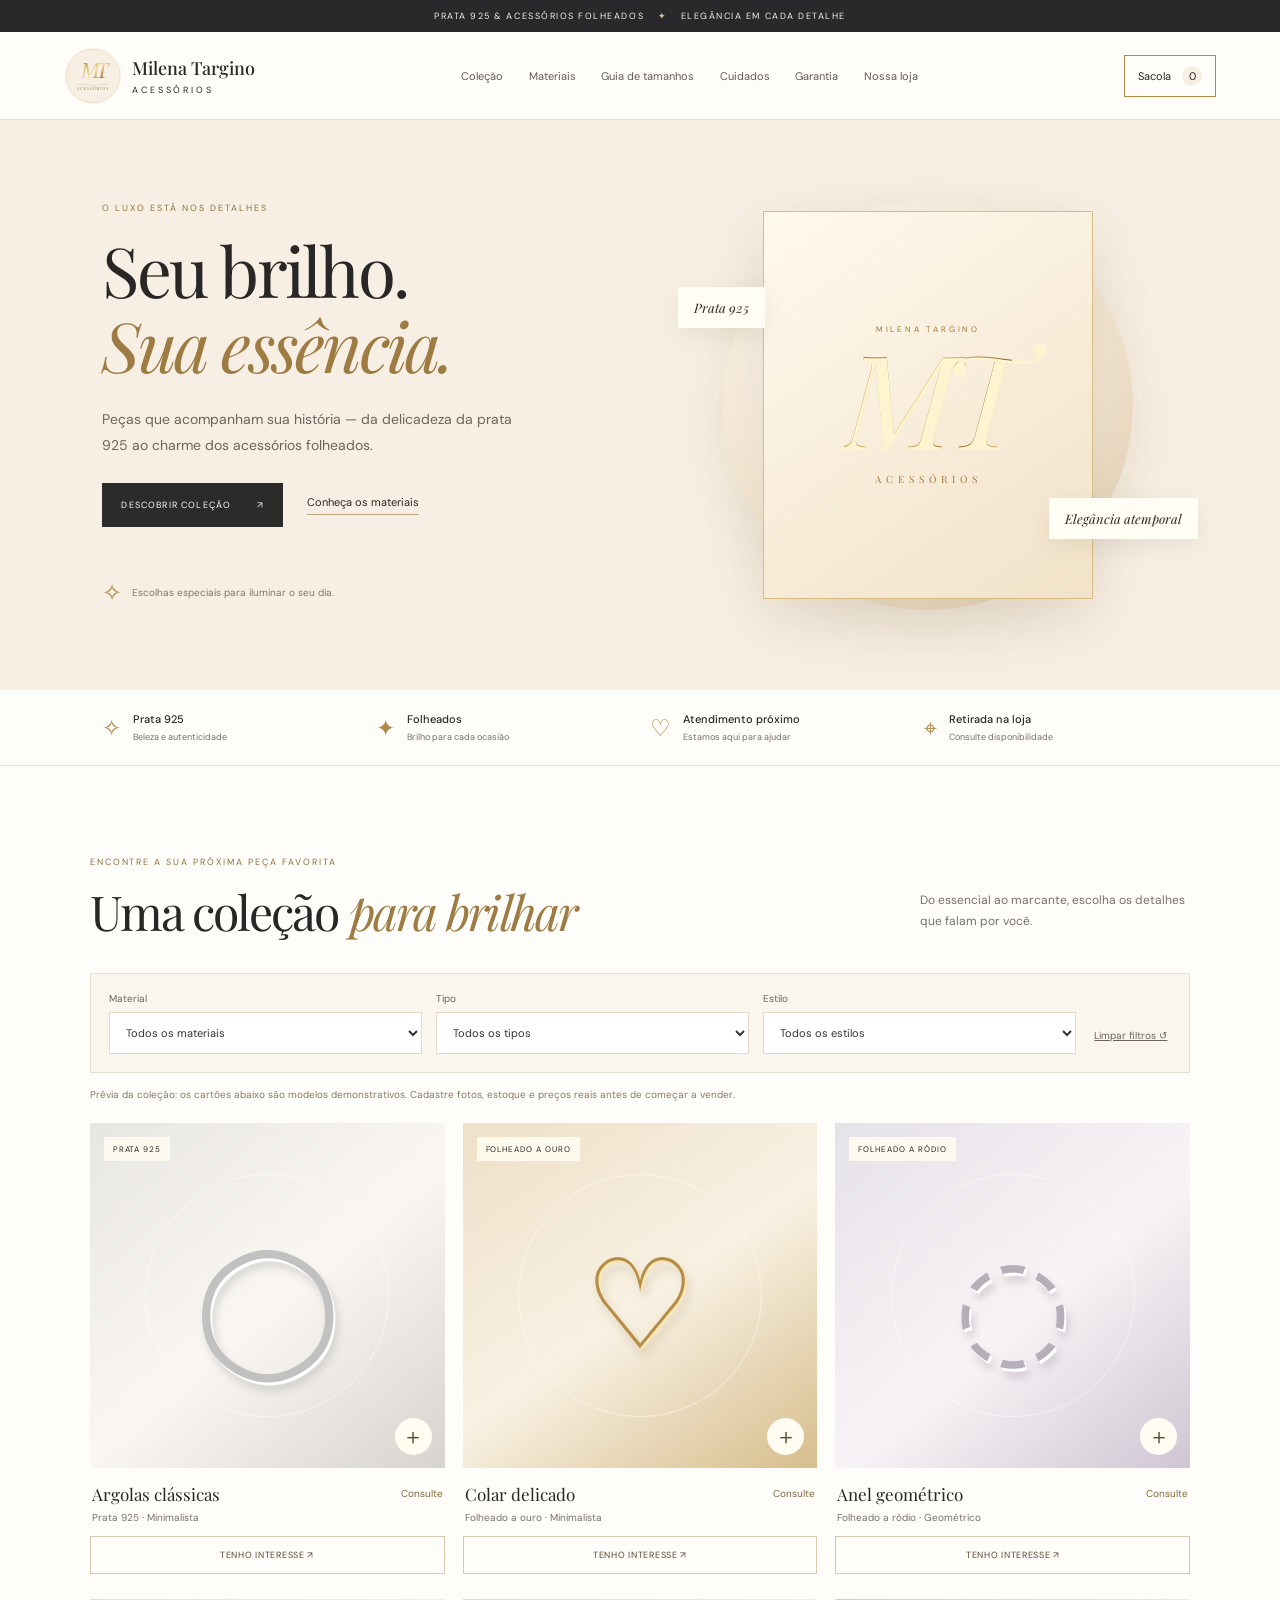
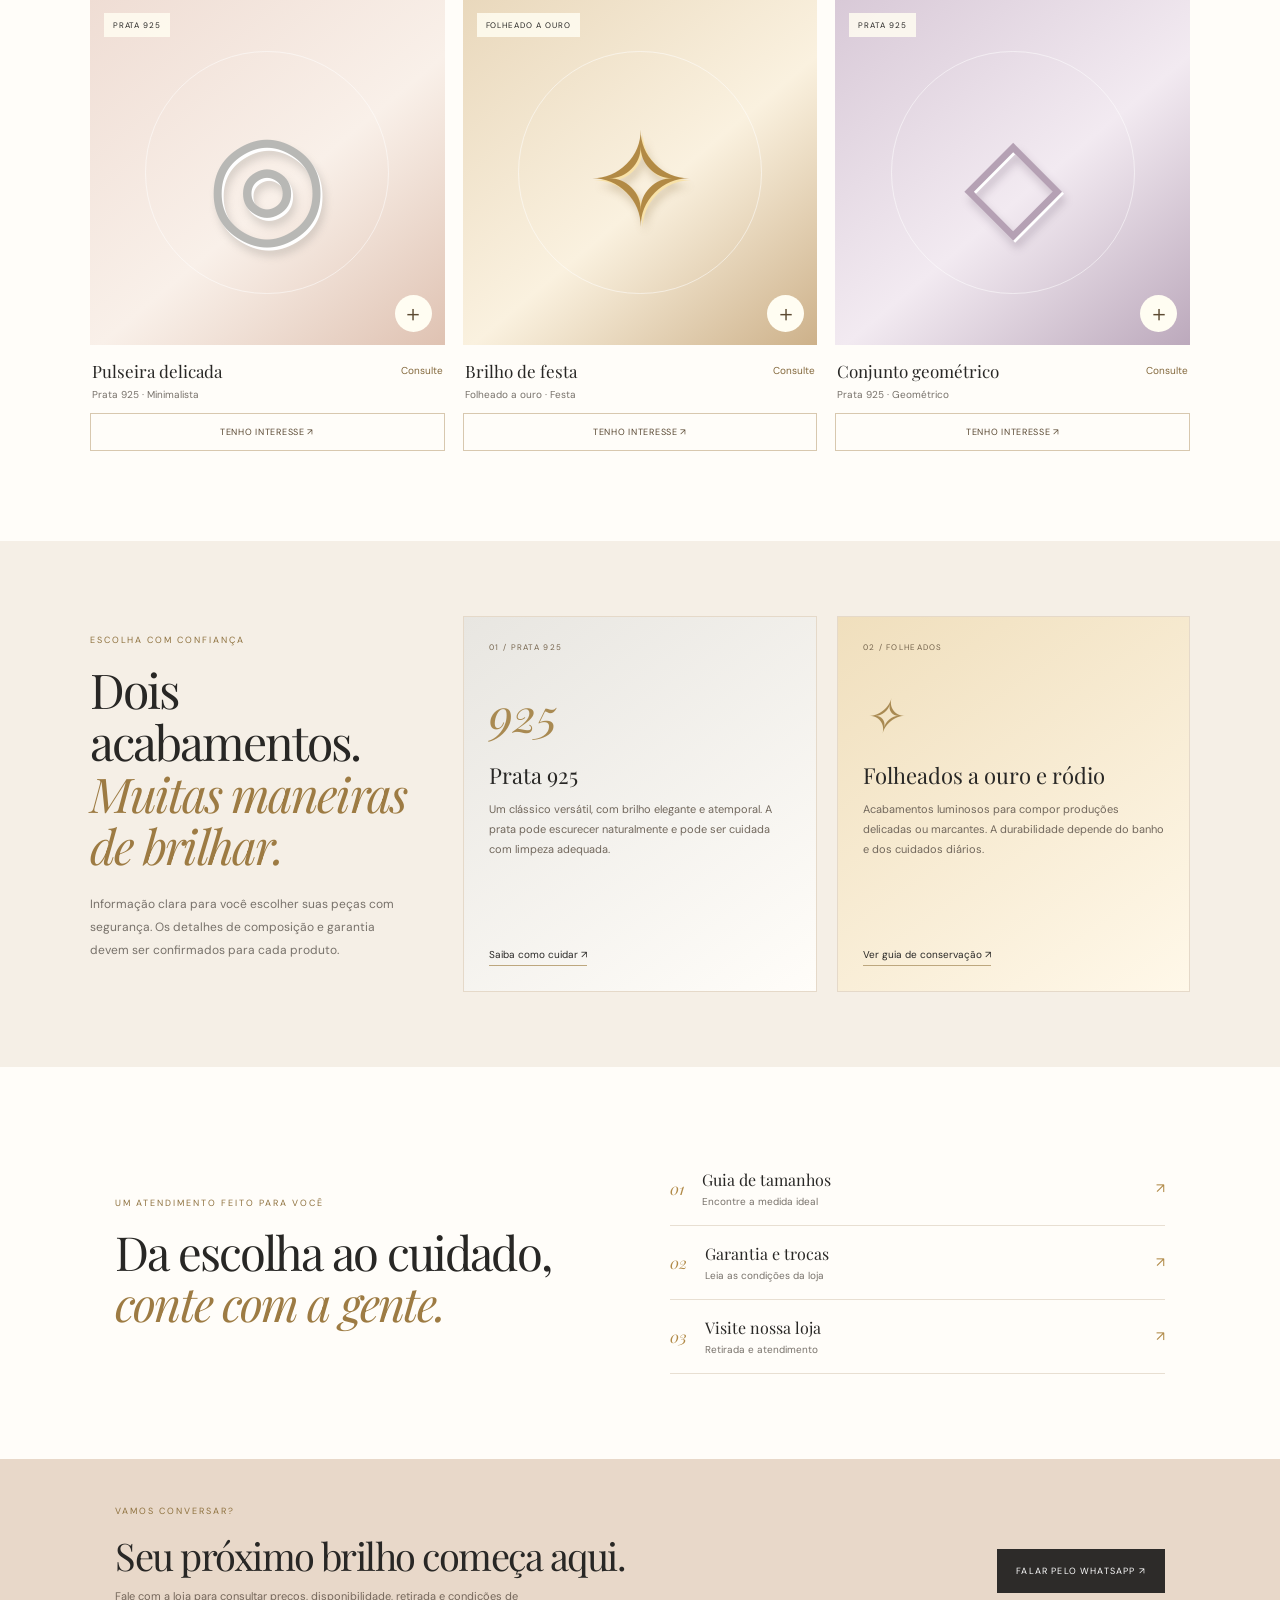
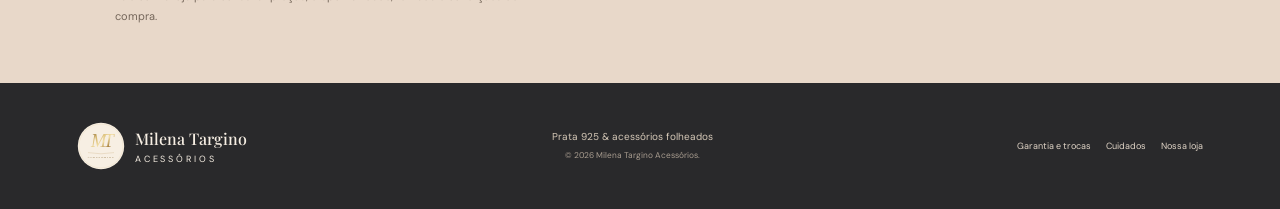
<file: index.html>
<!doctype html>
<html lang="pt-BR">
<head>
  <meta charset="utf-8">
  <meta name="viewport" content="width=device-width, initial-scale=1">
  <meta name="theme-color" content="#f7efe3">
  <meta name="description" content="Milena Targino Acessórios: prata 925 e acessórios folheados com elegância, cuidado e personalidade.">
  <title>Milena Targino Acessórios | Prata 925 & Folheados</title>
  <link rel="icon" href="assets/logo.svg" type="image/svg+xml">
  <link rel="stylesheet" href="assets/css/style.css">
</head>
<body>
  <div class="topline">PRATA 925 & ACESSÓRIOS FOLHEADOS <span>✦</span> ELEGÂNCIA EM CADA DETALHE</div>
  <header class="site-header">
    <a class="brand" href="#inicio" aria-label="Milena Targino Acessórios, início">
      <img src="assets/logo.svg" alt="" width="58" height="58">
      <span><strong>Milena Targino</strong><small>ACESSÓRIOS</small></span>
    </a>
    <button class="menu-toggle" aria-label="Abrir menu" aria-expanded="false">☰</button>
    <nav class="nav-links" aria-label="Menu principal">
      <a href="#colecao">Coleção</a><a href="#materiais">Materiais</a><a href="pages/tamanhos.html">Guia de tamanhos</a><a href="pages/cuidados.html">Cuidados</a><a href="pages/garantia.html">Garantia</a><a href="pages/loja.html">Nossa loja</a>
    </nav>
    <a class="bag-link" href="#colecao">Sacola <span id="cart-count">0</span></a>
  </header>
  <main id="inicio">
    <section class="hero">
      <div class="hero-copy">
        <p class="eyebrow">O luxo está nos detalhes</p>
        <h1>Seu brilho.<br><em>Sua essência.</em></h1>
        <p class="hero-text">Peças que acompanham sua história — da delicadeza da prata 925 ao charme dos acessórios folheados.</p>
        <div class="hero-actions"><a class="button button-dark" href="#colecao">Descobrir coleção <span>↗</span></a><a class="text-link" href="#materiais">Conheça os materiais</a></div>
        <div class="hero-note"><span class="sparkle">✧</span><span>Escolhas especiais para iluminar o seu dia.</span></div>
      </div>
      <div class="hero-visual">
        <div class="hero-orb"></div>
        <div class="hero-card"><span class="visual-overline">MILENA TARGINO</span><div class="jewel-symbol">MT</div><span class="visual-caption">ACESSÓRIOS</span></div>
        <span class="floating-label label-one">Prata 925</span><span class="floating-label label-two">Elegância atemporal</span>
      </div>
    </section>
    <section class="trust-strip" aria-label="Diferenciais"><div><span>✧</span><p><b>Prata 925</b><small>Beleza e autenticidade</small></p></div><div><span>✦</span><p><b>Folheados</b><small>Brilho para cada ocasião</small></p></div><div><span>♡</span><p><b>Atendimento próximo</b><small>Estamos aqui para ajudar</small></p></div><div><span>⌖</span><p><b>Retirada na loja</b><small>Consulte disponibilidade</small></p></div></section>
    <section class="section collection" id="colecao">
      <div class="section-heading"><div><p class="eyebrow">Encontre a sua próxima peça favorita</p><h2>Uma coleção <em>para brilhar</em></h2></div><p>Do essencial ao marcante, escolha os detalhes que falam por você.</p></div>
      <div class="filters" aria-label="Filtros de produtos">
        <label>Material<select id="filter-material"><option value="todos">Todos os materiais</option><option value="prata925">Prata 925</option><option value="folheado-ouro">Folheado a ouro</option><option value="folheado-rodio">Folheado a ródio</option></select></label>
        <label>Tipo<select id="filter-type"><option value="todos">Todos os tipos</option><option value="aneis">Anéis</option><option value="brincos">Brincos</option><option value="colares">Colares</option><option value="pulseiras">Pulseiras</option><option value="conjuntos">Conjuntos</option></select></label>
        <label>Estilo<select id="filter-style"><option value="todos">Todos os estilos</option><option value="minimalista">Minimalista</option><option value="festa">Festa</option><option value="geometrico">Geométrico</option></select></label>
        <button id="clear-filters" class="clear-filter" type="button">Limpar filtros ↺</button>
      </div>
      <p class="catalog-note">Prévia da coleção: os cartões abaixo são modelos demonstrativos. Cadastre fotos, estoque e preços reais antes de começar a vender.</p>
      <div class="product-grid" id="product-grid">
        <article class="product-card" data-material="prata925" data-type="brincos" data-style="minimalista"><div class="product-image product-silver"><span class="product-tag">PRATA 925</span><div class="jewel-art silver-hoop">◯</div><button class="quick-add" data-name="Argolas clássicas em prata 925" type="button" aria-label="Adicionar argolas à sacola">＋</button></div><div class="product-meta"><div><h3>Argolas clássicas</h3><p>Prata 925 · Minimalista</p></div><span class="price">Consulte</span></div><button class="product-cta" data-name="Argolas clássicas em prata 925">Tenho interesse ↗</button></article>
        <article class="product-card" data-material="folheado-ouro" data-type="colares" data-style="minimalista"><div class="product-image product-gold"><span class="product-tag">FOLHEADO A OURO</span><div class="jewel-art gold-chain">♡</div><button class="quick-add" data-name="Colar delicado folheado a ouro" type="button" aria-label="Adicionar colar à sacola">＋</button></div><div class="product-meta"><div><h3>Colar delicado</h3><p>Folheado a ouro · Minimalista</p></div><span class="price">Consulte</span></div><button class="product-cta" data-name="Colar delicado folheado a ouro">Tenho interesse ↗</button></article>
        <article class="product-card" data-material="folheado-rodio" data-type="aneis" data-style="geometrico"><div class="product-image product-pearl"><span class="product-tag">FOLHEADO A RÓDIO</span><div class="jewel-art ring-art">◌</div><button class="quick-add" data-name="Anel geométrico folheado a ródio" type="button" aria-label="Adicionar anel à sacola">＋</button></div><div class="product-meta"><div><h3>Anel geométrico</h3><p>Folheado a ródio · Geométrico</p></div><span class="price">Consulte</span></div><button class="product-cta" data-name="Anel geométrico folheado a ródio">Tenho interesse ↗</button></article>
        <article class="product-card" data-material="prata925" data-type="pulseiras" data-style="minimalista"><div class="product-image product-blush"><span class="product-tag">PRATA 925</span><div class="jewel-art bracelet-art">◎</div><button class="quick-add" data-name="Pulseira delicada em prata 925" type="button" aria-label="Adicionar pulseira à sacola">＋</button></div><div class="product-meta"><div><h3>Pulseira delicada</h3><p>Prata 925 · Minimalista</p></div><span class="price">Consulte</span></div><button class="product-cta" data-name="Pulseira delicada em prata 925">Tenho interesse ↗</button></article>
        <article class="product-card" data-material="folheado-ouro" data-type="brincos" data-style="festa"><div class="product-image product-sand"><span class="product-tag">FOLHEADO A OURO</span><div class="jewel-art drop-art">✧</div><button class="quick-add" data-name="Brincos festa folheados a ouro" type="button" aria-label="Adicionar brincos à sacola">＋</button></div><div class="product-meta"><div><h3>Brilho de festa</h3><p>Folheado a ouro · Festa</p></div><span class="price">Consulte</span></div><button class="product-cta" data-name="Brincos festa folheados a ouro">Tenho interesse ↗</button></article>
        <article class="product-card" data-material="prata925" data-type="conjuntos" data-style="geometrico"><div class="product-image product-lilac"><span class="product-tag">PRATA 925</span><div class="jewel-art set-art">◇</div><button class="quick-add" data-name="Conjunto geométrico em prata 925" type="button" aria-label="Adicionar conjunto à sacola">＋</button></div><div class="product-meta"><div><h3>Conjunto geométrico</h3><p>Prata 925 · Geométrico</p></div><span class="price">Consulte</span></div><button class="product-cta" data-name="Conjunto geométrico em prata 925">Tenho interesse ↗</button></article>
      </div>
      <p id="empty-state" class="empty-state" hidden>Nenhuma peça encontrada com esses filtros. Tente outra combinação.</p>
    </section>
    <section class="materials" id="materiais"><div class="materials-intro"><p class="eyebrow">Escolha com confiança</p><h2>Dois acabamentos.<br><em>Muitas maneiras de brilhar.</em></h2><p>Informação clara para você escolher suas peças com segurança. Os detalhes de composição e garantia devem ser confirmados para cada produto.</p></div><a class="material-card material-card-silver" href="pages/garantia.html"><span class="material-number">01 / PRATA 925</span><div class="material-icon">925</div><h3>Prata 925</h3><p>Um clássico versátil, com brilho elegante e atemporal. A prata pode escurecer naturalmente e pode ser cuidada com limpeza adequada.</p><span class="material-link">Saiba como cuidar ↗</span></a><a class="material-card material-card-gold" href="pages/cuidados.html"><span class="material-number">02 / FOLHEADOS</span><div class="material-icon">✧</div><h3>Folheados a ouro e ródio</h3><p>Acabamentos luminosos para compor produções delicadas ou marcantes. A durabilidade depende do banho e dos cuidados diários.</p><span class="material-link">Ver guia de conservação ↗</span></a></section>
    <section class="service-band"><div><p class="eyebrow">Um atendimento feito para você</p><h2>Da escolha ao cuidado,<br><em>conte com a gente.</em></h2></div><div class="service-links"><a href="pages/tamanhos.html"><span>01</span><div><b>Guia de tamanhos</b><small>Encontre a medida ideal</small></div><strong>↗</strong></a><a href="pages/garantia.html"><span>02</span><div><b>Garantia e trocas</b><small>Leia as condições da loja</small></div><strong>↗</strong></a><a href="pages/loja.html"><span>03</span><div><b>Visite nossa loja</b><small>Retirada e atendimento</small></div><strong>↗</strong></a></div></section>
    <section class="newsletter" id="contato"><div><p class="eyebrow">Vamos conversar?</p><h2>Seu próximo brilho começa aqui.</h2><p>Fale com a loja para consultar preços, disponibilidade, retirada e condições de compra.</p></div><button class="button button-dark whatsapp-link" type="button">Falar pelo WhatsApp ↗</button></section>
  </main>
  <footer class="site-footer"><a class="brand footer-brand" href="#inicio"><img src="assets/logo.svg" alt="" width="48" height="48"><span><strong>Milena Targino</strong><small>ACESSÓRIOS</small></span></a><p>Prata 925 & acessórios folheados<br><small>© <span id="year"></span> Milena Targino Acessórios.</small></p><div class="footer-links"><a href="pages/garantia.html">Garantia e trocas</a><a href="pages/cuidados.html">Cuidados</a><a href="pages/loja.html">Nossa loja</a></div></footer>
  <div class="toast" id="toast" role="status" aria-live="polite"></div>
  <script src="assets/js/main.js"></script>
</body>
</html>
</file>
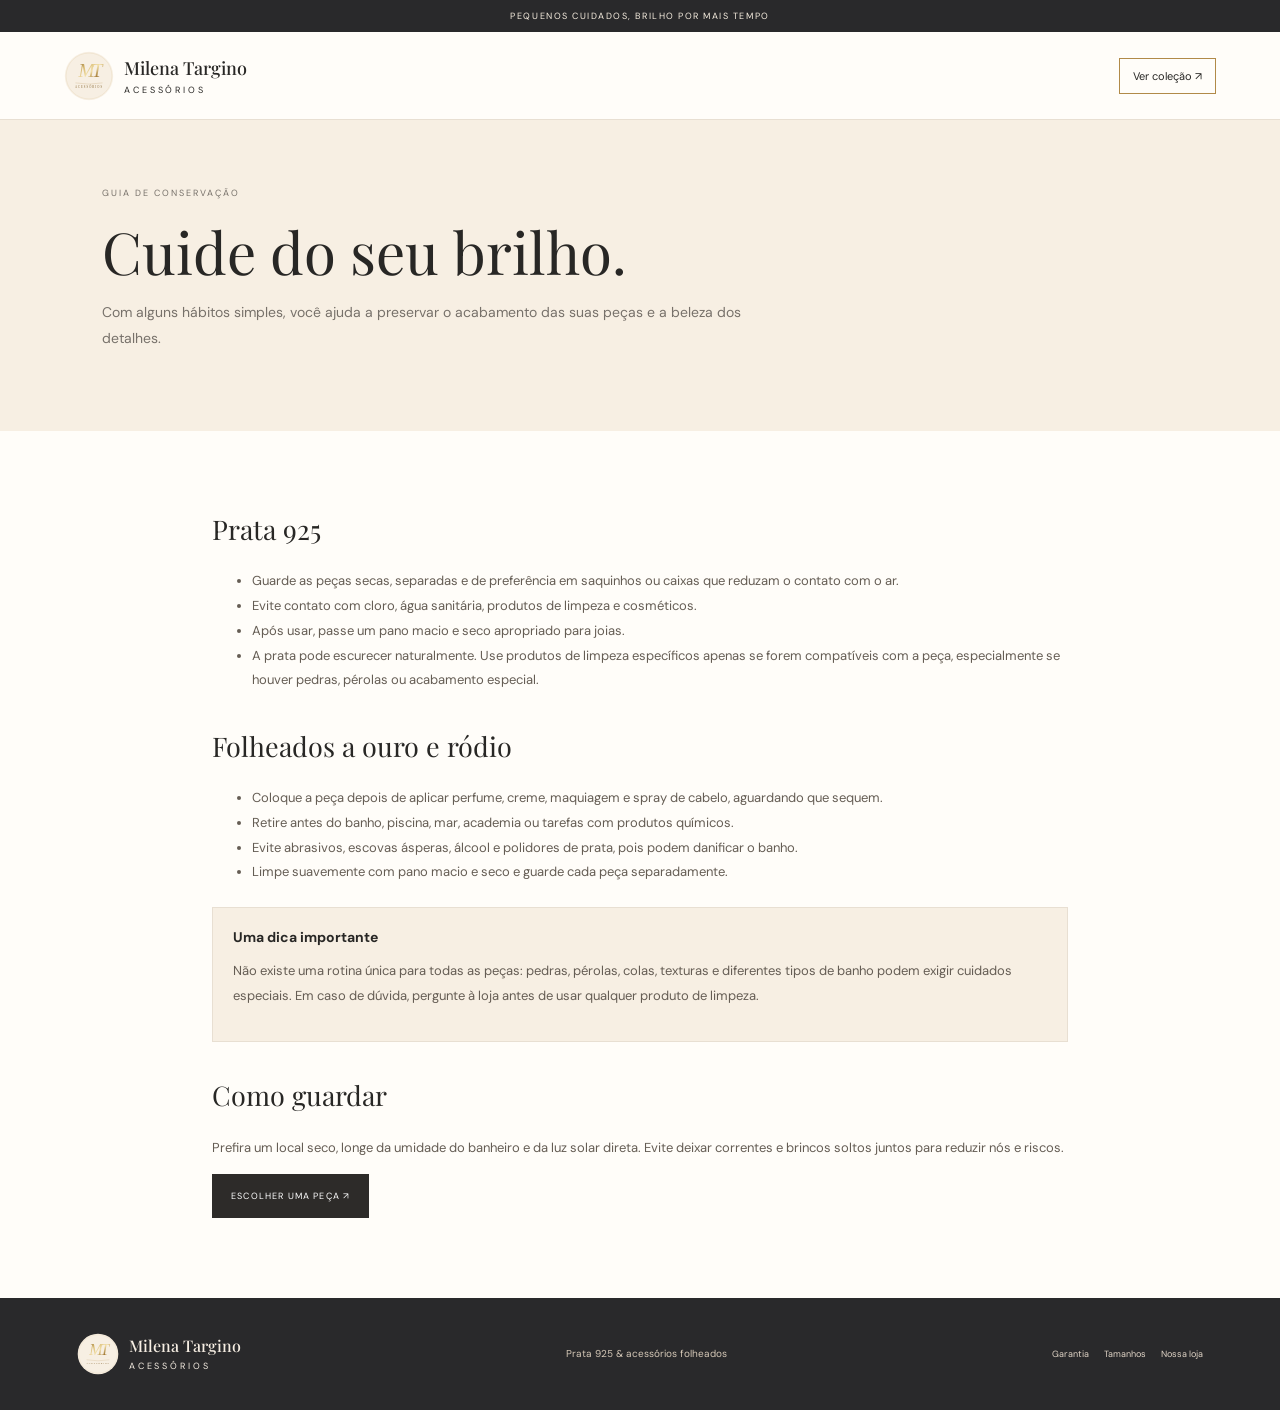
<file: pages/cuidados.html>
<!doctype html><html lang="pt-BR"><head><meta charset="utf-8"><meta name="viewport" content="width=device-width,initial-scale=1"><title>Cuidados com suas peças | Milena Targino Acessórios</title><link rel="stylesheet" href="../assets/css/style.css"></head><body><div class="topline">PEQUENOS CUIDADOS, BRILHO POR MAIS TEMPO</div><header class="site-header"><a class="brand" href="../index.html"><img src="../assets/logo.svg" alt="" width="50" height="50"><span><strong>Milena Targino</strong><small>ACESSÓRIOS</small></span></a><a class="bag-link" href="../index.html#colecao">Ver coleção ↗</a></header><main class="subpage"><section class="subpage-hero"><p class="eyebrow">Guia de conservação</p><h1>Cuide do seu brilho.</h1><p>Com alguns hábitos simples, você ajuda a preservar o acabamento das suas peças e a beleza dos detalhes.</p></section><article class="content-wrap"><h2>Prata 925</h2><ul><li>Guarde as peças secas, separadas e de preferência em saquinhos ou caixas que reduzam o contato com o ar.</li><li>Evite contato com cloro, água sanitária, produtos de limpeza e cosméticos.</li><li>Após usar, passe um pano macio e seco apropriado para joias.</li><li>A prata pode escurecer naturalmente. Use produtos de limpeza específicos apenas se forem compatíveis com a peça, especialmente se houver pedras, pérolas ou acabamento especial.</li></ul><h2>Folheados a ouro e ródio</h2><ul><li>Coloque a peça depois de aplicar perfume, creme, maquiagem e spray de cabelo, aguardando que sequem.</li><li>Retire antes do banho, piscina, mar, academia ou tarefas com produtos químicos.</li><li>Evite abrasivos, escovas ásperas, álcool e polidores de prata, pois podem danificar o banho.</li><li>Limpe suavemente com pano macio e seco e guarde cada peça separadamente.</li></ul><div class="info-box"><b>Uma dica importante</b><p>Não existe uma rotina única para todas as peças: pedras, pérolas, colas, texturas e diferentes tipos de banho podem exigir cuidados especiais. Em caso de dúvida, pergunte à loja antes de usar qualquer produto de limpeza.</p></div><h2>Como guardar</h2><p>Prefira um local seco, longe da umidade do banheiro e da luz solar direta. Evite deixar correntes e brincos soltos juntos para reduzir nós e riscos.</p><a class="button button-dark" href="../index.html#colecao">Escolher uma peça ↗</a></article></main><footer class="site-footer"><a class="brand footer-brand" href="../index.html"><img src="../assets/logo.svg" alt="" width="42" height="42"><span><strong>Milena Targino</strong><small>ACESSÓRIOS</small></span></a><p>Prata 925 & acessórios folheados</p><div class="footer-links"><a href="garantia.html">Garantia</a><a href="tamanhos.html">Tamanhos</a><a href="loja.html">Nossa loja</a></div></footer></body></html>
</file>
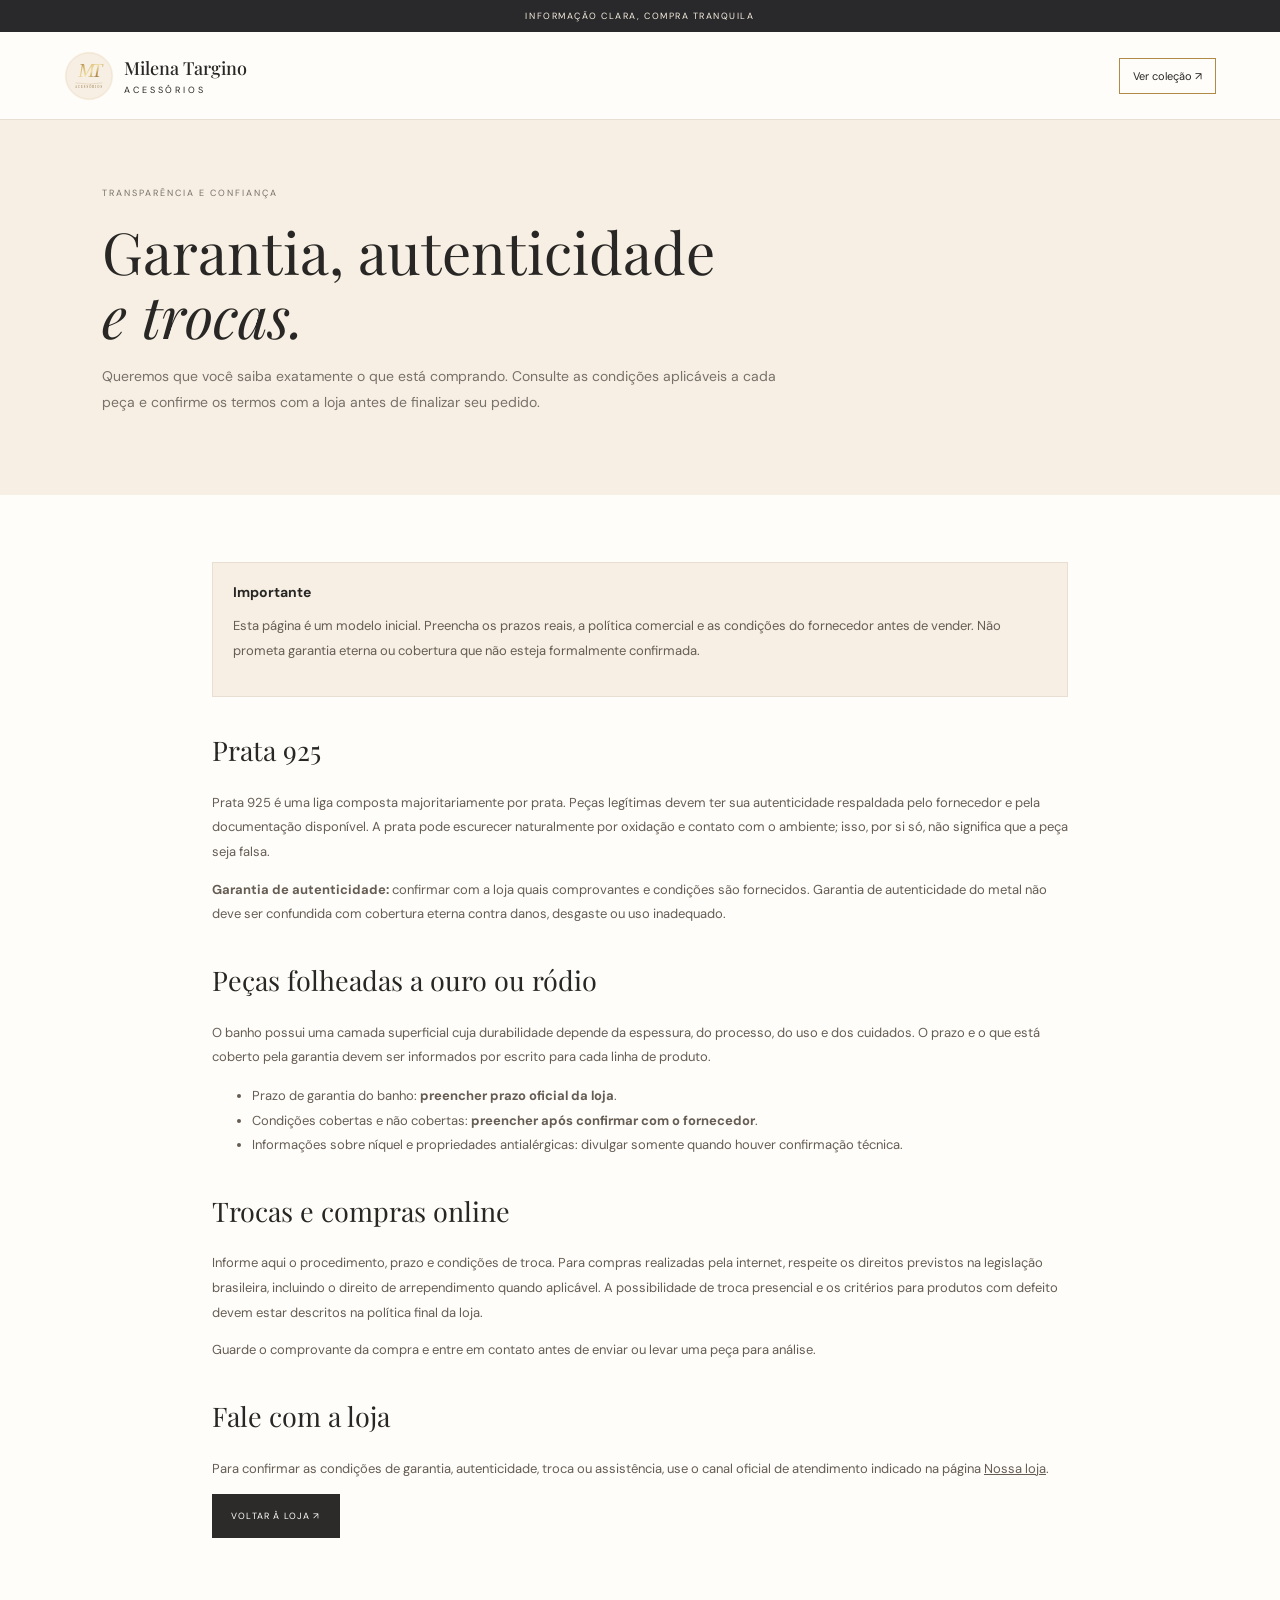
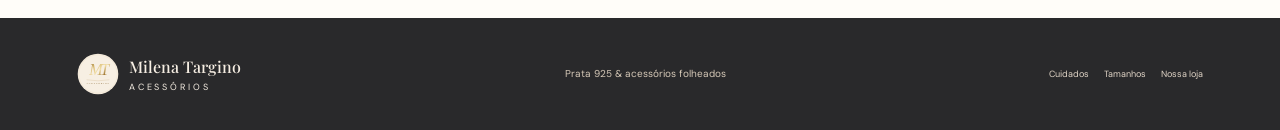
<file: pages/garantia.html>
<!doctype html><html lang="pt-BR"><head><meta charset="utf-8"><meta name="viewport" content="width=device-width,initial-scale=1"><title>Garantia e trocas | Milena Targino Acessórios</title><link rel="stylesheet" href="../assets/css/style.css"></head><body><div class="topline">INFORMAÇÃO CLARA, COMPRA TRANQUILA</div><header class="site-header"><a class="brand" href="../index.html"><img src="../assets/logo.svg" alt="" width="50" height="50"><span><strong>Milena Targino</strong><small>ACESSÓRIOS</small></span></a><a class="bag-link" href="../index.html#colecao">Ver coleção ↗</a></header><main class="subpage"><section class="subpage-hero"><p class="eyebrow">Transparência e confiança</p><h1>Garantia, autenticidade<br><em>e trocas.</em></h1><p>Queremos que você saiba exatamente o que está comprando. Consulte as condições aplicáveis a cada peça e confirme os termos com a loja antes de finalizar seu pedido.</p></section><article class="content-wrap"><div class="info-box"><strong>Importante</strong><p>Esta página é um modelo inicial. Preencha os prazos reais, a política comercial e as condições do fornecedor antes de vender. Não prometa garantia eterna ou cobertura que não esteja formalmente confirmada.</p></div><h2>Prata 925</h2><p>Prata 925 é uma liga composta majoritariamente por prata. Peças legítimas devem ter sua autenticidade respaldada pelo fornecedor e pela documentação disponível. A prata pode escurecer naturalmente por oxidação e contato com o ambiente; isso, por si só, não significa que a peça seja falsa.</p><p><b>Garantia de autenticidade:</b> confirmar com a loja quais comprovantes e condições são fornecidos. Garantia de autenticidade do metal não deve ser confundida com cobertura eterna contra danos, desgaste ou uso inadequado.</p><h2>Peças folheadas a ouro ou ródio</h2><p>O banho possui uma camada superficial cuja durabilidade depende da espessura, do processo, do uso e dos cuidados. O prazo e o que está coberto pela garantia devem ser informados por escrito para cada linha de produto.</p><ul><li>Prazo de garantia do banho: <b>preencher prazo oficial da loja</b>.</li><li>Condições cobertas e não cobertas: <b>preencher após confirmar com o fornecedor</b>.</li><li>Informações sobre níquel e propriedades antialérgicas: divulgar somente quando houver confirmação técnica.</li></ul><h2>Trocas e compras online</h2><p>Informe aqui o procedimento, prazo e condições de troca. Para compras realizadas pela internet, respeite os direitos previstos na legislação brasileira, incluindo o direito de arrependimento quando aplicável. A possibilidade de troca presencial e os critérios para produtos com defeito devem estar descritos na política final da loja.</p><p>Guarde o comprovante da compra e entre em contato antes de enviar ou levar uma peça para análise.</p><h2>Fale com a loja</h2><p>Para confirmar as condições de garantia, autenticidade, troca ou assistência, use o canal oficial de atendimento indicado na página <a href="loja.html"><u>Nossa loja</u></a>.</p><a class="button button-dark" href="../index.html">Voltar à loja ↗</a></article></main><footer class="site-footer"><a class="brand footer-brand" href="../index.html"><img src="../assets/logo.svg" alt="" width="42" height="42"><span><strong>Milena Targino</strong><small>ACESSÓRIOS</small></span></a><p>Prata 925 & acessórios folheados</p><div class="footer-links"><a href="cuidados.html">Cuidados</a><a href="tamanhos.html">Tamanhos</a><a href="loja.html">Nossa loja</a></div></footer></body></html>
</file>
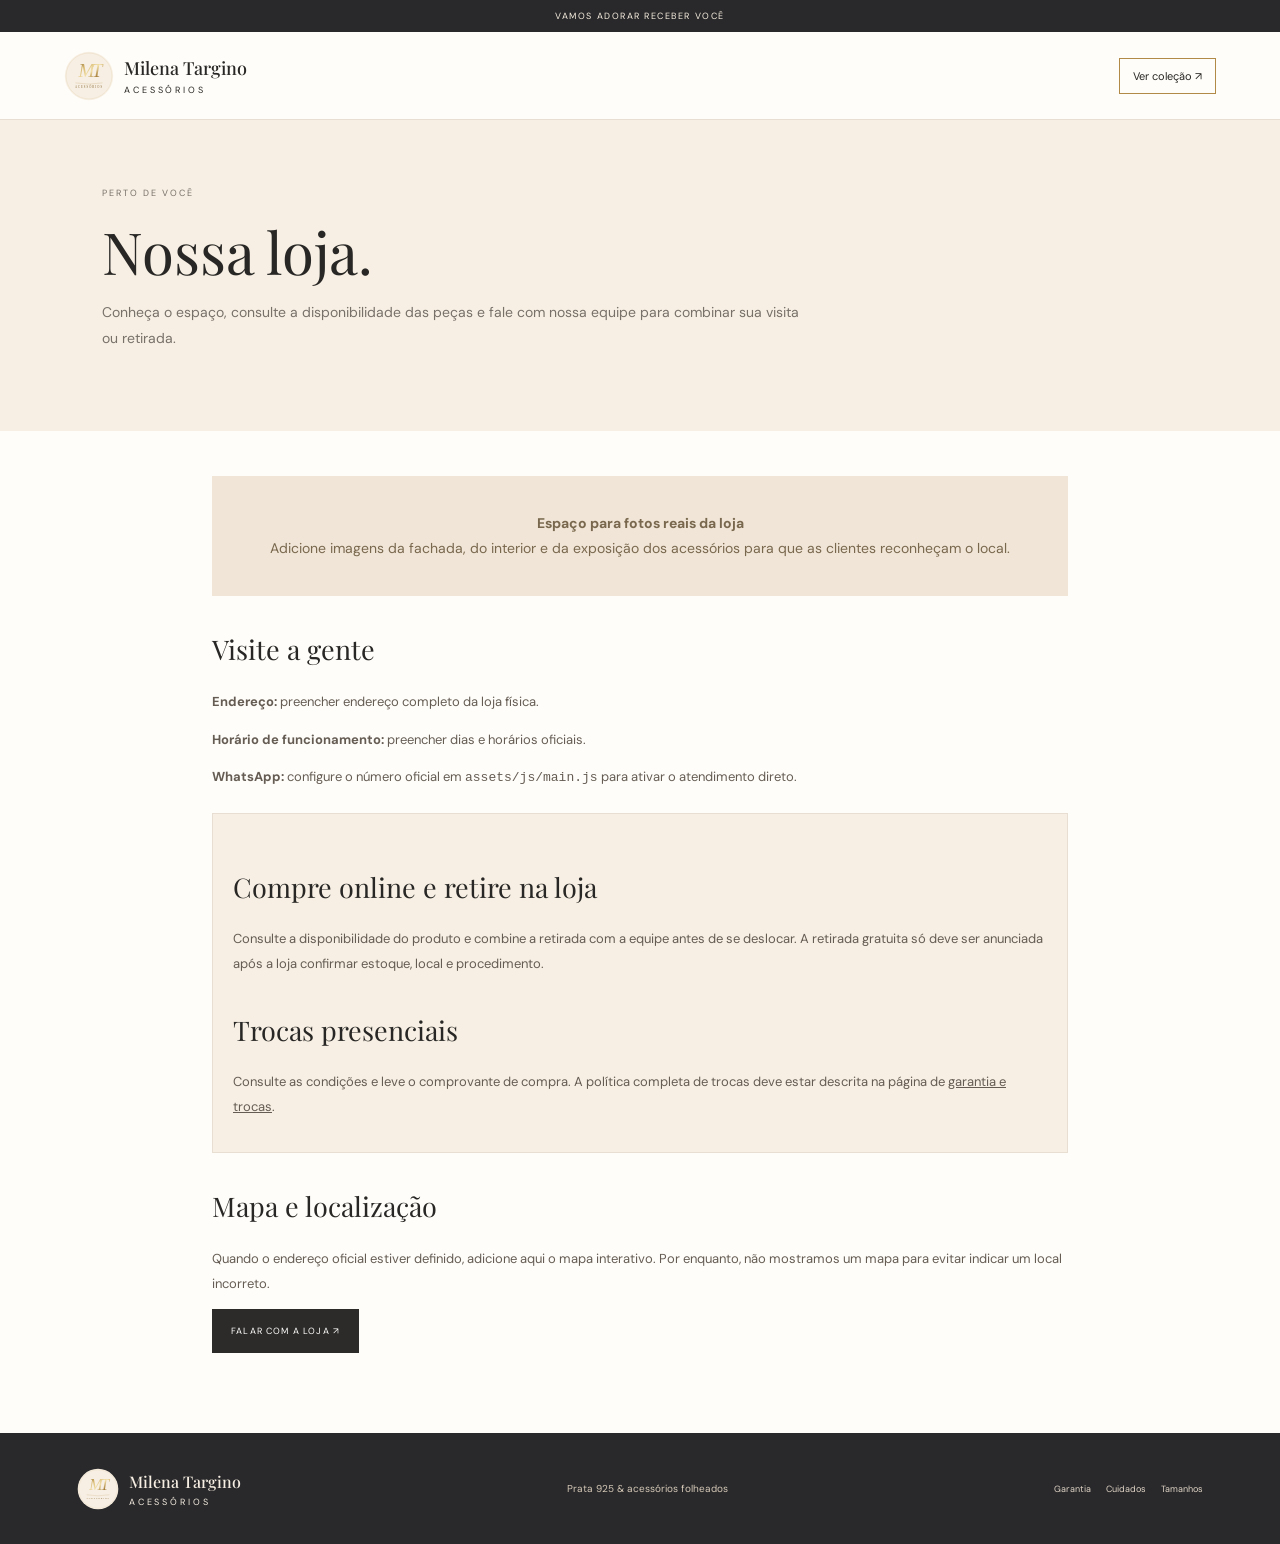
<file: pages/loja.html>
<!doctype html><html lang="pt-BR"><head><meta charset="utf-8"><meta name="viewport" content="width=device-width,initial-scale=1"><title>Nossa loja | Milena Targino Acessórios</title><link rel="stylesheet" href="../assets/css/style.css"></head><body><div class="topline">VAMOS ADORAR RECEBER VOCÊ</div><header class="site-header"><a class="brand" href="../index.html"><img src="../assets/logo.svg" alt="" width="50" height="50"><span><strong>Milena Targino</strong><small>ACESSÓRIOS</small></span></a><a class="bag-link" href="../index.html#colecao">Ver coleção ↗</a></header><main class="subpage"><section class="subpage-hero"><p class="eyebrow">Perto de você</p><h1>Nossa loja.</h1><p>Conheça o espaço, consulte a disponibilidade das peças e fale com nossa equipe para combinar sua visita ou retirada.</p></section><article class="content-wrap"><div class="placeholder-photo"><b>Espaço para fotos reais da loja</b><br>Adicione imagens da fachada, do interior e da exposição dos acessórios para que as clientes reconheçam o local.</div><h2>Visite a gente</h2><p><b>Endereço:</b> preencher endereço completo da loja física.</p><p><b>Horário de funcionamento:</b> preencher dias e horários oficiais.</p><p><b>WhatsApp:</b> configure o número oficial em <code>assets/js/main.js</code> para ativar o atendimento direto.</p><div class="info-box"><h2>Compre online e retire na loja</h2><p>Consulte a disponibilidade do produto e combine a retirada com a equipe antes de se deslocar. A retirada gratuita só deve ser anunciada após a loja confirmar estoque, local e procedimento.</p><h2>Trocas presenciais</h2><p>Consulte as condições e leve o comprovante de compra. A política completa de trocas deve estar descrita na página de <a href="garantia.html"><u>garantia e trocas</u></a>.</p></div><h2>Mapa e localização</h2><p>Quando o endereço oficial estiver definido, adicione aqui o mapa interativo. Por enquanto, não mostramos um mapa para evitar indicar um local incorreto.</p><a class="button button-dark" href="../index.html#contato">Falar com a loja ↗</a></article></main><footer class="site-footer"><a class="brand footer-brand" href="../index.html"><img src="../assets/logo.svg" alt="" width="42" height="42"><span><strong>Milena Targino</strong><small>ACESSÓRIOS</small></span></a><p>Prata 925 & acessórios folheados</p><div class="footer-links"><a href="garantia.html">Garantia</a><a href="cuidados.html">Cuidados</a><a href="tamanhos.html">Tamanhos</a></div></footer></body></html>
</file>
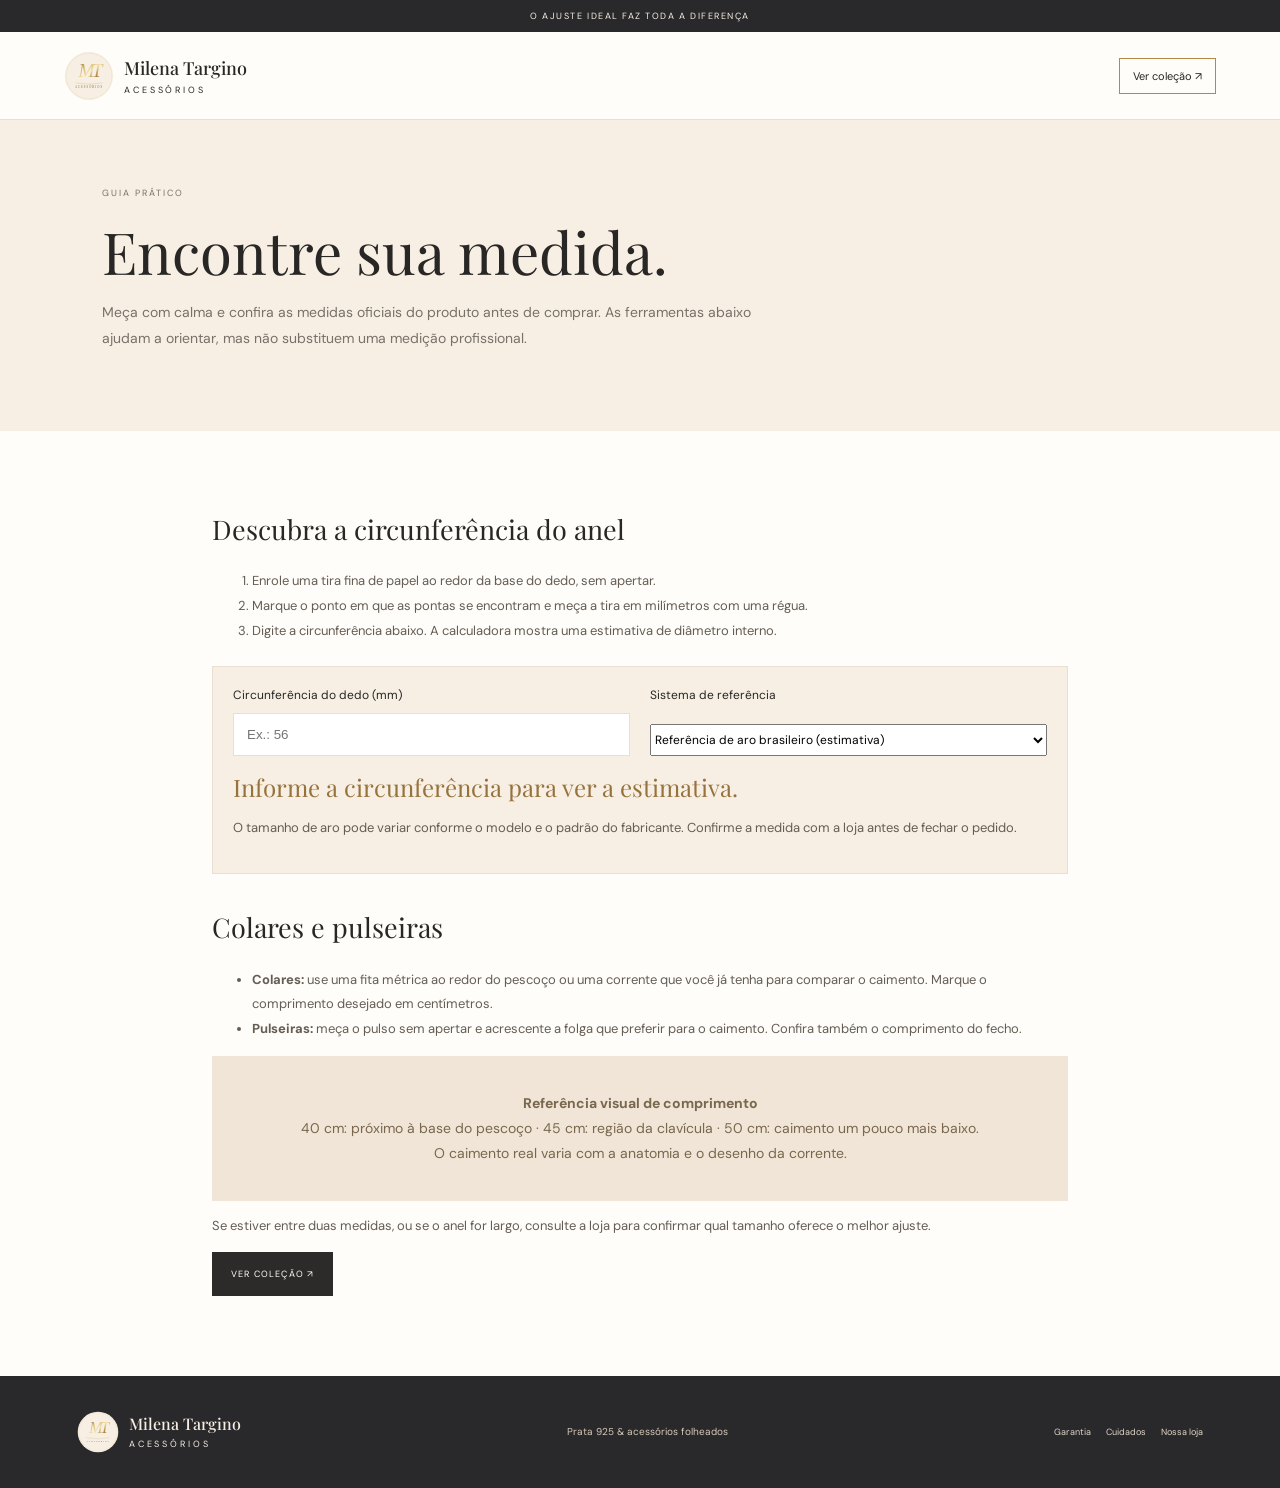
<file: pages/tamanhos.html>
<!doctype html><html lang="pt-BR"><head><meta charset="utf-8"><meta name="viewport" content="width=device-width,initial-scale=1"><title>Guia de tamanhos | Milena Targino Acessórios</title><link rel="stylesheet" href="../assets/css/style.css"></head><body><div class="topline">O AJUSTE IDEAL FAZ TODA A DIFERENÇA</div><header class="site-header"><a class="brand" href="../index.html"><img src="../assets/logo.svg" alt="" width="50" height="50"><span><strong>Milena Targino</strong><small>ACESSÓRIOS</small></span></a><a class="bag-link" href="../index.html#colecao">Ver coleção ↗</a></header><main class="subpage"><section class="subpage-hero"><p class="eyebrow">Guia prático</p><h1>Encontre sua medida.</h1><p>Meça com calma e confira as medidas oficiais do produto antes de comprar. As ferramentas abaixo ajudam a orientar, mas não substituem uma medição profissional.</p></section><article class="content-wrap"><h2>Descubra a circunferência do anel</h2><ol><li>Enrole uma tira fina de papel ao redor da base do dedo, sem apertar.</li><li>Marque o ponto em que as pontas se encontram e meça a tira em milímetros com uma régua.</li><li>Digite a circunferência abaixo. A calculadora mostra uma estimativa de diâmetro interno.</li></ol><div class="info-box"><div class="measure-tool"><label for="circumference">Circunferência do dedo (mm)<input id="circumference" type="number" min="35" max="80" step="0.5" placeholder="Ex.: 56"></label><label for="ring-system">Sistema de referência<select id="ring-system"><option value="br">Referência de aro brasileiro (estimativa)</option><option value="diameter">Ver apenas diâmetro interno</option></select></label></div><div id="ring-result" class="measure-result" aria-live="polite">Informe a circunferência para ver a estimativa.</div><p>O tamanho de aro pode variar conforme o modelo e o padrão do fabricante. Confirme a medida com a loja antes de fechar o pedido.</p></div><h2>Colares e pulseiras</h2><ul><li><b>Colares:</b> use uma fita métrica ao redor do pescoço ou uma corrente que você já tenha para comparar o caimento. Marque o comprimento desejado em centímetros.</li><li><b>Pulseiras:</b> meça o pulso sem apertar e acrescente a folga que preferir para o caimento. Confira também o comprimento do fecho.</li></ul><div class="placeholder-photo"><b>Referência visual de comprimento</b><br>40 cm: próximo à base do pescoço · 45 cm: região da clavícula · 50 cm: caimento um pouco mais baixo.<br>O caimento real varia com a anatomia e o desenho da corrente.</div><p>Se estiver entre duas medidas, ou se o anel for largo, consulte a loja para confirmar qual tamanho oferece o melhor ajuste.</p><a class="button button-dark" href="../index.html#colecao">Ver coleção ↗</a></article></main><footer class="site-footer"><a class="brand footer-brand" href="../index.html"><img src="../assets/logo.svg" alt="" width="42" height="42"><span><strong>Milena Targino</strong><small>ACESSÓRIOS</small></span></a><p>Prata 925 & acessórios folheados</p><div class="footer-links"><a href="garantia.html">Garantia</a><a href="cuidados.html">Cuidados</a><a href="loja.html">Nossa loja</a></div></footer><script>const input=document.getElementById('circumference'),system=document.getElementById('ring-system'),result=document.getElementById('ring-result');function calculate(){const c=Number(input.value);if(!c||c<35||c>80){result.textContent='Informe uma circunferência válida entre 35 e 80 mm.';return;}const d=c/Math.PI;if(system.value==='diameter'){result.textContent='Diâmetro interno estimado: '+d.toFixed(1)+' mm.';}else{const aro=Math.round(c-40);result.textContent='Aro brasileiro aproximado: '+aro+' · diâmetro interno estimado: '+d.toFixed(1)+' mm.';}}input.addEventListener('input',calculate);system.addEventListener('change',calculate);</script></body></html>
</file>
<file: assets/css/style.css>
@import url('https://fonts.googleapis.com/css2?family=DM+Sans:wght@400;500;600;700&family=Playfair+Display:ital,wght@0,400;0,500;0,600;1,400;1,500&display=swap');
:root{--ink:#282725;--muted:#77716a;--cream:#f7efe3;--paper:#fffdf9;--gold:#b18a48;--gold-light:#e3c98f;--line:#e8dfd2;--lilac:#d8c7d8;--rose:#e9d4c6;--serif:'Playfair Display',Georgia,serif;--sans:'DM Sans',Arial,sans-serif}
*{box-sizing:border-box}html{scroll-behavior:smooth;scroll-padding-top:100px}body{margin:0;background:var(--paper);color:var(--ink);font-family:var(--sans);font-size:14px;-webkit-font-smoothing:antialiased}a{color:inherit;text-decoration:none}button,select{font:inherit}.topline{background:#29292b;color:#f8efe1;text-align:center;padding:10px 12px;font-size:9px;letter-spacing:.17em}.topline span{color:var(--gold-light);padding:0 10px}.site-header{height:auto;min-height:88px;padding:14px clamp(18px,5vw,76px);display:flex;align-items:center;justify-content:space-between;gap:24px;background:#fffdf9;border-bottom:1px solid var(--line);position:sticky;top:0;z-index:10}.brand{display:flex;align-items:center;gap:10px;flex-shrink:0}.brand img{object-fit:contain}.brand strong{font:500 18px var(--serif);display:block;white-space:nowrap}.brand small{display:block;font-size:9px;letter-spacing:.32em;margin-top:4px}.nav-links{display:flex;align-items:center;gap:clamp(12px,2vw,27px)}.nav-links a,.footer-links a{font-size:11px;color:#625b53;transition:color .2s}.nav-links a:hover,.footer-links a:hover{color:var(--gold)}.bag-link{border:1px solid var(--gold);padding:10px 13px;font-size:11px;white-space:nowrap}.bag-link span{display:inline-grid;place-items:center;margin-left:8px;background:var(--cream);border-radius:50%;width:20px;height:20px}.menu-toggle{display:none;border:0;background:transparent;font-size:22px}
.hero{display:grid;grid-template-columns:1fr 1fr;min-height:570px;background:var(--cream);padding:55px clamp(22px,8vw,120px);align-items:center;gap:6vw;overflow:hidden}.hero-copy{max-width:520px}.eyebrow{text-transform:uppercase;font-size:9px;letter-spacing:.22em;color:#8e713e;margin:0 0 18px}.hero h1,.section-heading h2,.materials h2,.service-band h2,.newsletter h2{font:400 clamp(42px,5.4vw,72px)/1.08 var(--serif);letter-spacing:-.04em;margin:0}.hero h1 em,.section-heading h2 em,.materials h2 em,.service-band h2 em{font-weight:400;color:#9d7b43}.hero-text{max-width:410px;color:#6d655d;line-height:1.9;font-size:14px;margin:24px 0}.hero-actions{display:flex;align-items:center;gap:24px;flex-wrap:wrap}.button{display:inline-flex;align-items:center;gap:26px;border:0;padding:16px 19px;text-transform:uppercase;font-size:9px;letter-spacing:.13em}.button-dark{background:#2d2b29;color:white}.button-dark:hover{background:#6f5635}.text-link{font-size:11px;border-bottom:1px solid #bda77e;padding-bottom:5px}.hero-note{display:flex;gap:10px;align-items:center;margin-top:50px;color:#81766b;font-size:10px}.sparkle{color:var(--gold);font-size:24px}.hero-visual{position:relative;min-height:420px;display:grid;place-items:center}.hero-orb{position:absolute;width:min(36vw,410px);aspect-ratio:1;border-radius:50%;background:radial-gradient(circle at 38% 32%,#fffdf7,#f3e5d0 60%,#d8c2a5);box-shadow:0 20px 60px #9d7c4420}.hero-card{position:relative;width:min(80%,330px);aspect-ratio:4/4.7;background:linear-gradient(145deg,#fff9ed,#f2e2c9);border:1px solid #d8bd83;box-shadow:0 20px 55px #64513a20;display:flex;flex-direction:column;align-items:center;justify-content:center;color:#9e793b}.visual-overline{font-size:8px;letter-spacing:.35em}.jewel-symbol{font:italic 130px/.95 var(--serif);letter-spacing:-.12em;background:linear-gradient(120deg,#805522,#e3c477 45%,#8c632a 75%,#f0dba0);color:transparent;background-clip:text;-webkit-background-clip:text;text-shadow:0 1px 0 #fff4d0}.visual-caption{font:10px var(--serif);letter-spacing:.5em;margin-top:15px}.floating-label{position:absolute;font:italic 13px var(--serif);background:#fffdf4;padding:12px 16px;box-shadow:0 7px 22px #51412b16}.label-one{left:0;top:22%}.label-two{right:-4%;bottom:18%}
.trust-strip{display:grid;grid-template-columns:repeat(4,1fr);border-bottom:1px solid var(--line);padding:22px clamp(18px,8vw,120px);gap:20px}.trust-strip>div{display:flex;align-items:center;gap:12px}.trust-strip>div>span{font-size:23px;color:var(--gold)}.trust-strip p{margin:0}.trust-strip b,.trust-strip small{display:block}.trust-strip b{font-size:11px;font-weight:500}.trust-strip small{font-size:9px;color:var(--muted);margin-top:5px}
.section{padding:90px clamp(18px,7vw,100px)}.section-heading{display:flex;justify-content:space-between;align-items:end;gap:30px;margin-bottom:35px}.section-heading h2,.materials h2,.service-band h2{font-size:clamp(32px,4vw,48px)}.section-heading>p{max-width:270px;color:var(--muted);line-height:1.8;font-size:12px;margin:0 0 5px}.filters{display:flex;align-items:end;gap:14px;padding:18px;background:#faf5ed;border:1px solid var(--line);margin-bottom:14px;flex-wrap:wrap}.filters label{display:grid;gap:7px;color:#6e665c;font-size:10px;flex:1;min-width:145px}.filters select{width:100%;background:white;border:1px solid #e5d9c8;padding:12px;color:#39332d;font-size:11px;outline-color:var(--gold)}.clear-filter{border:0;background:transparent;text-decoration:underline;color:#6c6258;font-size:10px;padding:12px 4px}.catalog-note{font-size:10px;line-height:1.6;color:#8b7964;margin:0 0 20px}.product-grid{display:grid;grid-template-columns:repeat(3,minmax(0,1fr));gap:25px 18px}.product-card{min-width:0}.product-image{height:clamp(220px,27vw,355px);position:relative;display:grid;place-items:center;overflow:hidden}.product-silver{background:linear-gradient(140deg,#e8e6e2,#faf7f2 52%,#d7d4cf)}.product-gold{background:linear-gradient(145deg,#eee0c8,#f8f1e3 52%,#d7bd8c)}.product-pearl{background:linear-gradient(140deg,#e5e2e8,#f8f3f6 55%,#cfc6d2)}.product-blush{background:linear-gradient(140deg,#efddd4,#f9f0e9 55%,#dfc2b2)}.product-sand{background:linear-gradient(140deg,#e9d8bc,#faf1df 55%,#cdb18a)}.product-lilac{background:linear-gradient(140deg,#d8c9d7,#f2eaf1 55%,#bca9bc)}.product-image:after{content:"";position:absolute;width:68%;aspect-ratio:1;border-radius:50%;border:1px solid #ffffff85}.product-tag{position:absolute;top:14px;left:14px;z-index:2;background:#fffdf1d9;padding:7px 9px;font-size:8px;letter-spacing:.12em}.jewel-art{z-index:1;font-family:var(--serif);font-weight:400}.silver-hoop{font-size:130px;color:#c0c1c0;text-shadow:2px 3px 1px #fff,4px 8px 9px #8b898755}.gold-chain{font-size:125px;color:#b58c45;text-shadow:2px 2px #f9e7b5,4px 8px 9px #8b6b3a55}.ring-art{font-size:135px;color:#b6afb9;text-shadow:2px 3px #fff,4px 8px 9px #7e758555}.bracelet-art{font-size:140px;color:#b8b8b5;text-shadow:2px 3px #fff,4px 8px 9px #85827c55}.drop-art{font-size:128px;color:#b28a45;text-shadow:2px 2px #f8e2a9,4px 8px 9px #8b6b3a55}.set-art{font-size:128px;color:#b5a1b4;text-shadow:2px 2px #fff,4px 8px 9px #79657c55}.quick-add{position:absolute;bottom:13px;right:13px;z-index:2;width:37px;height:37px;border:0;border-radius:50%;background:#fffdf2;color:#5c4a32;font-size:22px}.product-meta{display:flex;justify-content:space-between;align-items:start;gap:8px;padding:15px 2px 12px}.product-meta h3{font:400 17px var(--serif);margin:0 0 6px}.product-meta p{font-size:10px;color:var(--muted);margin:0}.price{font-size:10px;color:#83683c;white-space:nowrap;margin-top:4px}.product-cta{width:100%;border:1px solid #d8c8af;background:transparent;padding:12px;font-size:9px;letter-spacing:.08em;text-transform:uppercase;color:#594832}.product-cta:hover{background:#f6efe4}.empty-state{text-align:center;padding:45px;color:var(--muted)}
.materials{background:#f5efe6;padding:75px clamp(18px,7vw,100px);display:grid;grid-template-columns:1fr 1fr 1fr;gap:20px;align-items:stretch}.materials-intro{padding:18px 20px 18px 0}.materials-intro>p:last-child{font-size:12px;line-height:1.9;color:var(--muted);max-width:310px;margin-top:22px}.material-card{padding:25px;min-height:300px;display:flex;flex-direction:column;align-items:flex-start;border:1px solid #e5d9c9}.material-card-silver{background:linear-gradient(145deg,#e8e6e1,#fffdf9)}.material-card-gold{background:linear-gradient(145deg,#f0dfbd,#fff8e9)}.material-number{font-size:8px;letter-spacing:.16em;color:#74634c}.material-icon{font:italic 47px var(--serif);color:#a98a52;margin:30px 0 15px}.material-card h3{font:400 22px var(--serif);margin:0 0 10px}.material-card p{font-size:11px;line-height:1.8;color:#71675c;margin:0 0 18px}.material-link{margin-top:auto;border-bottom:1px solid #bda77e;padding-bottom:4px;font-size:10px}
.service-band{display:grid;grid-template-columns:1fr 1fr;gap:60px;padding:85px clamp(18px,9vw,130px);align-items:center}.service-band h2{font-size:clamp(32px,4vw,47px)}.service-links>a{display:flex;align-items:center;gap:18px;padding:17px 0;border-bottom:1px solid var(--line)}.service-links>a>span{font:italic 16px var(--serif);color:var(--gold)}.service-links div{flex:1}.service-links b,.service-links small{display:block}.service-links b{font:400 16px var(--serif)}.service-links small{color:var(--muted);font-size:10px;margin-top:5px}.service-links strong{font-weight:400;color:var(--gold)}
.newsletter{background:#e8d8c9;padding:46px clamp(18px,9vw,130px);display:flex;align-items:center;justify-content:space-between;gap:30px}.newsletter h2{font-size:clamp(27px,3vw,38px)}.newsletter>div>p:last-child{font-size:11px;color:#74665a;line-height:1.8;max-width:440px}.newsletter .button{flex-shrink:0}
.site-footer{background:#29292b;color:#f6eee3;padding:35px clamp(18px,6vw,90px);display:flex;align-items:center;justify-content:space-between;gap:25px}.footer-brand strong{font-size:16px}.site-footer>p{font-size:10px;line-height:1.8;color:#d6c9b8;text-align:center}.site-footer>p small{color:#a99d90}.footer-links{display:flex;gap:15px;flex-wrap:wrap}.footer-links a{color:#e1d5c7;font-size:9px}
.toast{position:fixed;bottom:20px;left:50%;transform:translateX(-50%);background:#29292b;color:white;padding:14px 20px;font-size:12px;box-shadow:0 5px 20px #0002;z-index:20;display:none;max-width:90vw;text-align:center}.toast.show{display:block}.subpage{min-height:70vh}.subpage-hero{background:var(--cream);padding:65px clamp(20px,8vw,120px)}.subpage-hero h1{font:400 clamp(36px,5vw,58px)/1.1 var(--serif);margin:0 0 15px}.subpage-hero p{max-width:700px;line-height:1.9;color:var(--muted)}.content-wrap{max-width:900px;margin:auto;padding:45px 22px 80px}.content-wrap h2{font:400 27px var(--serif);margin-top:35px}.content-wrap p,.content-wrap li{font-size:13px;line-height:1.9;color:#655d54}.info-box{background:#f7efe3;border:1px solid var(--line);padding:20px;margin:22px 0}.measure-tool{display:grid;grid-template-columns:1fr 1fr;gap:20px}.measure-tool label{display:grid;gap:10px;font-size:12px}.measure-tool input{padding:13px;border:1px solid var(--line);background:white}.measure-result{font:24px var(--serif);color:#96723d;margin-top:15px}.map-frame{width:100%;height:300px;border:0;background:var(--cream)}.placeholder-photo{padding:35px;background:#f0e5d6;color:#79684e;text-align:center;line-height:1.8}
@media(max-width:1050px){.site-header{gap:12px}.nav-links{gap:12px}.nav-links a{font-size:10px}.brand strong{font-size:16px}.brand img{width:46px;height:46px}.materials{grid-template-columns:1fr 1fr}.materials-intro{grid-column:1/-1}.hero{padding-left:5vw;padding-right:5vw}}
@media(max-width:760px){.topline{font-size:8px;letter-spacing:.1em}.site-header{min-height:75px;flex-wrap:wrap;padding:12px 16px}.menu-toggle{display:block;margin-left:auto}.bag-link{padding:8px}.nav-links{display:none;order:4;width:100%;flex-direction:column;align-items:stretch;padding:12px 0 5px;gap:0}.nav-links.open{display:flex}.nav-links a{font-size:12px;padding:12px 4px;border-top:1px solid var(--line)}.hero{grid-template-columns:1fr;padding:48px 22px 25px;gap:10px}.hero h1{font-size:52px}.hero-visual{min-height:330px}.hero-orb{width:280px}.hero-card{width:220px}.jewel-symbol{font-size:100px}.floating-label{font-size:11px}.label-one{left:2%;top:20%}.label-two{right:0;bottom:14%}.hero-note{margin-top:28px}.trust-strip{grid-template-columns:1fr 1fr;padding:20px;gap:18px}.section{padding:58px 18px}.section-heading{display:block}.section-heading>p{margin-top:15px}.product-grid{grid-template-columns:1fr 1fr;gap:20px 12px}.product-image{height:clamp(175px,54vw,280px)}.product-tag{font-size:7px;top:8px;left:8px;padding:6px}.jewel-art{transform:scale(.8)}.product-meta{display:block;padding-top:12px}.product-meta h3{font-size:15px}.product-meta p{line-height:1.6}.price{display:block;margin-top:8px}.product-cta{font-size:8px;padding:10px 5px}.filters{gap:10px}.filters label{min-width:calc(50% - 8px)}.clear-filter{padding:8px 0}.materials{grid-template-columns:1fr;padding:50px 18px}.materials-intro{grid-column:auto}.material-card{min-height:260px}.service-band{grid-template-columns:1fr;gap:25px;padding:55px 22px}.newsletter{display:block;padding:38px 22px}.newsletter .button{margin-top:12px}.site-footer{flex-direction:column;gap:15px}.site-footer>p{text-align:center;margin:0}.footer-links{justify-content:center}.measure-tool{grid-template-columns:1fr}}
@media(max-width:380px){.brand strong{font-size:14px}.brand small{font-size:8px}.product-grid{grid-template-columns:1fr}.product-image{height:280px}.hero h1{font-size:45px}}
@media(prefers-reduced-motion:reduce){html{scroll-behavior:auto}*{transition:none!important}}
</file>
